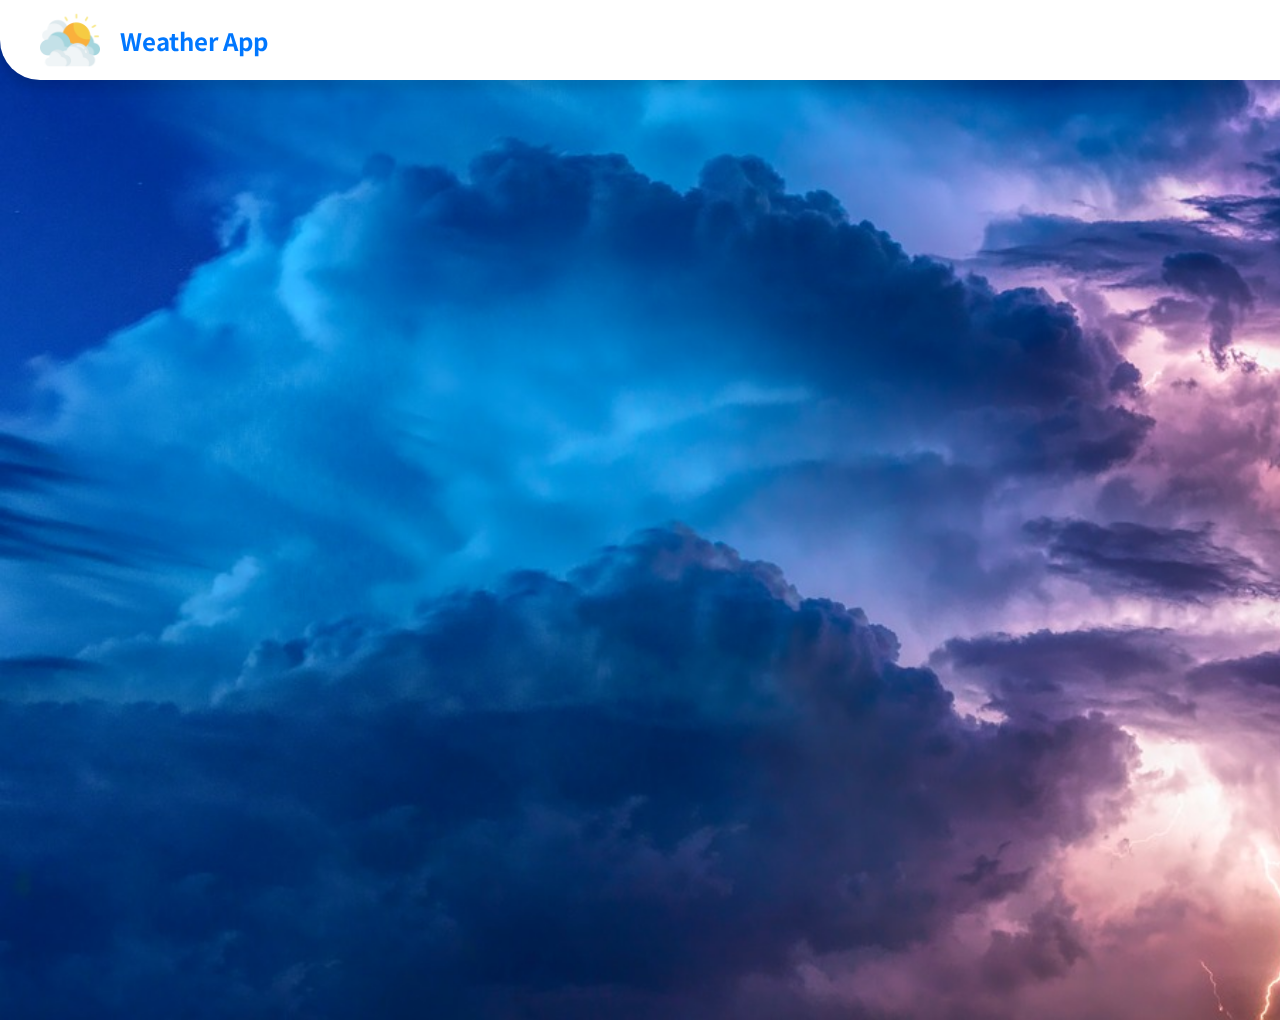
<file: index.html>
<!DOCTYPE html>
<html lang="en">
<head>
  <meta charset="UTF-8">
  <meta name="viewport" content="width=device-width, initial-scale=1.0">
  <meta http-equiv="X-UA-Compatible" content="ie=edge">
  <meta name="google-signin-client_id" content="583006918731-3np4gbiqndhphdgfl4gqbqoejpuv4avu.apps.googleusercontent.com">
  <title>Weather Hacktiv</title>
  <link rel="stylesheet" href="style.css">
  <script src="https://apis.google.com/js/platform.js" async defer></script>
</head>
<body>
  <div id="loading">
    <img src="images/loading.gif">
  </div>
  <div id="header">
    <div id="logo">
      <img src="images/cloudy.png">
      <h1>Weather App</h1>
    </div>
    <div id="tombol-login" class="g-signin2" data-onsuccess="onSignIn"></div>
    <div id="user-signin">
    </div>
  </div>

  <div id="content-container">

    <div id="form-container">
      
    </div>

    <div id="weather-container">

    </div>

  </div>
  <script
  src="https://code.jquery.com/jquery-3.4.1.min.js"
  integrity="sha256-CSXorXvZcTkaix6Yvo6HppcZGetbYMGWSFlBw8HfCJo="
  crossorigin="anonymous"></script>
  <script src="script.js"></script>
</body>
</html>
</file>
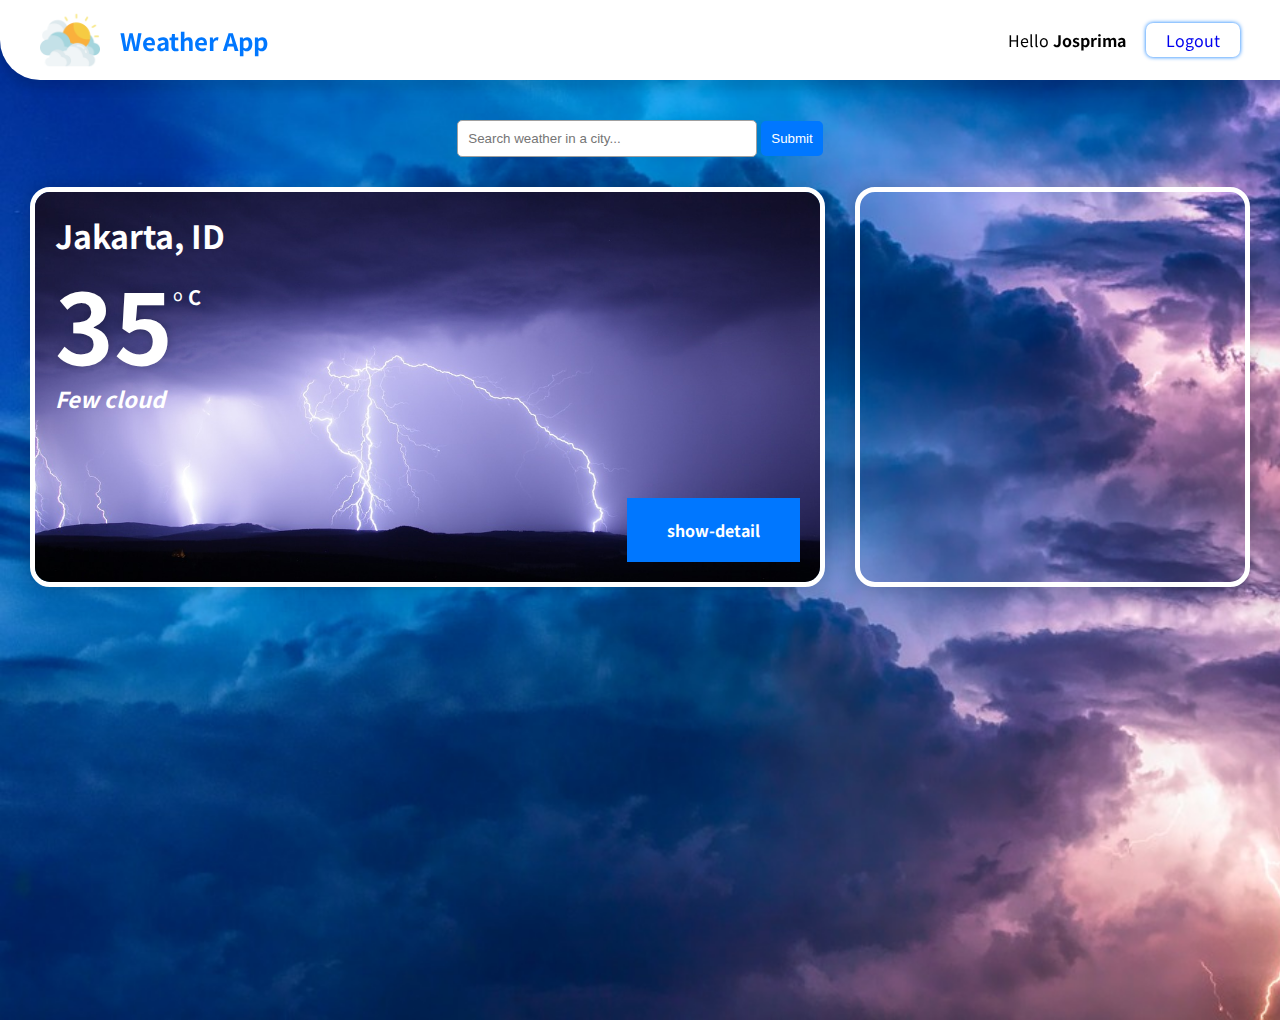
<file: dashboard.html>
<!DOCTYPE html>
<html lang="en">
<head>
  <meta charset="UTF-8">
  <meta name="viewport" content="width=device-width, initial-scale=1.0">
  <meta http-equiv="X-UA-Compatible" content="ie=edge">
  <meta name="google-signin-client_id" content="130387202707-9utg53mjof82qfnns8hrmptstvi3d0ds.apps.googleusercontent.com">
  <title>Weather Hacktiv</title>
  <link rel="stylesheet" href="style.css">
  <script src="https://apis.google.com/js/platform.js" async defer></script>
  <script
  src="https://code.jquery.com/jquery-3.4.1.min.js"
  integrity="sha256-CSXorXvZcTkaix6Yvo6HppcZGetbYMGWSFlBw8HfCJo="
  crossorigin="anonymous"></script>
</head>
<body>

  <div id="header">
    <div id="logo">
      <img src="images/cloudy.png">
      <h1>Weather App</h1>
    </div>
    <div id="user-signin">
      <p>Hello <b>Josprima</b> </p>
      <a href="#">Logout</a>
    </div>
  </div>

  <div id="detail-container">
    <div id="detail">
      <div id="detail-close">
        x
      </div>
    </div>
  </div>

  <div id="content-container">

    <form id="search-box">
      <input type="text" placeholder="Search weather in a city...">
      <button type="submit">Submit</button>
    </form>

    <div id="content">
      <div id="weather">
        <img src="images/flash-1455285_1280.jpg">
        <h1>Jakarta, ID</h1>
        <span id="temperature">
          <span>35</span>
          <span>o</span>
          <span>C</span>
        </span>
        <p>Few cloud</p>

        <div id="show-detail">
          show-detail
        </div>
      </div>

      <div id="air-quality">
        
      </div>

    </div>

  </div>
  <script src="script.js"></script>
</body>
</html>
</file>
<file: style.css>
@import url('https://fonts.googleapis.com/css?family=Noto+Sans+KR:400,700&display=swap');
*{
  margin: 0;
  padding: 0;
  box-sizing: border-box;
}
body{
  font-family: 'Noto Sans KR', sans-serif;
  background: url("images/thunderstorm-3625405_1280.jpg");
  background-repeat: no-repeat;
  background-size: cover;
  min-height: 100vh;
}
a{
  text-decoration: none;
}
#header{
  display: flex;
  align-items: center;
  background-color: #ffffff;
  padding: 10px 40px;
  border-radius: 0 0 0 40px;
  justify-content: space-between;
  box-shadow: 0px 10px 10px rgba(0,0,0,.1);
  position: fixed;
  top: 0;
  width: 100%;
  z-index: 100;
}
#logo{
  display: flex;
  align-items: center;
}
#logo img{
  height: 60px;
  margin-right: 20px;
}
#logo h1{
  font-size: 18pt;
  color: #0077ff;
}
#hero-container{
  position: relative;
}

#hero{
  position: absolute;
  top: 200px;
  left: 200px;
}
#hero h1{
  font-size: 60pt;
  color: #ffffff;
  text-shadow: 5px 0px 10px rgba(0,0,0,.1);
  line-height: 1;
  border-bottom: 1px solid white;
  padding-bottom: 45px;
}
#hero p{
  margin-top: 30px;
  color: #ffffff;
  text-shadow: 5px 0px 10px rgba(0,0,0,.1);
}
#user-signin{
  display: flex;
  align-items: center;
}
#user-signin img{
  width: 35px;
  border-radius: 5px;
  margin-right: 20px;
}
#user-signin p{
  margin-right: 20px;
}
#user-signin a{
  border-radius: 7px;
  padding: 5px 20px;
  box-shadow: 0px 0px 4px #0077ff;
}
#user-signin a:hover{
  box-shadow: 0px 0px 7px #0077ff;
}
#content-container{
  margin-top: 120px;
}

#search-box{
  margin: auto;
  text-align: center;
}
#search-box input{
  padding: 10px;
  width: 300px;
  border-radius: 5px;
  border: 1px solid #a0a0a0;
}
#search-box button{
  padding: 10px;
  border-radius: 5px;
  border: none;
  cursor: pointer;
  background-color: #0077ff;
  color: #ffffff;
}
#weather{
  margin-top: 30px;
  position: relative;
  height: 400px;
  overflow: hidden;
  border-radius: 20px;
  border: 5px solid #ffffff;
  box-shadow: 0px 0px 20px rgba(0,0,0,.2);
  margin-left: 30px;
  flex-grow: 1;
  flex-basis: 700px;
}

#weather img{
  width: 100%;
  position: absolute;
  top: 50%;
  transform: translateY(-50%);
}

#weather h1{
  position: absolute;
  top: 20px;
  left: 20px;
  color: #ffffff;
}
#weather p{
  position: absolute;
  color: #ffffff;
  font-style: italic;
  font-weight: bold;
  font-size: 22px;
  top: 190px;
  left: 20px;
}
#weather #temperature{
  position: absolute;
  top: 90px;
  left: 20px;
  color: #ffffff;
  display: flex;
  align-items: top;
  text-shadow: 0px 0px 10px rgba(0,0,0,.2);
}
#weather #temperature span:first-child{
  font-size: 100px;
  font-weight: bold;
  line-height: 80px;
}
#weather #temperature span:last-child{
  font-size: 20px;
  font-weight: bold;
  margin-left: 5px;
}
#weather #show-detail{
  background-color: #0077ff;
  color: #ffffff;
  position: absolute;
  bottom: 20px;
  right: 20px;
  padding: 20px 40px;
  cursor: pointer;
  font-weight: bold;
}
#content{
  display: flex;
}
#air-quality{
  margin-top: 30px;
  position: relative;
  flex-grow: 1;
  flex-basis: 300px;
  height: 400px;
  overflow: auto;
  border-radius: 20px;
  border: 5px solid #ffffff;
  box-shadow: 0px 0px 20px rgba(0,0,0,.2);
  margin-left: 30px;
  margin-right: 30px;
}
#air-quality{
  padding: 20px;
}
#air-quality h3{
  margin-top: 20px;
}
#air-quality p{
  font-style: italic;
  margin-top: 20px;
}
#detail-container{
  position: fixed;
  top: 0;
  left: 0;
  width: 100%;
  height: 100vh;
  background-color: rgba(0,0,0,.7);
  z-index: 200;
  display: none;
}
#detail{
  position: relative;
  width: 500px;
  height: 100vh;
  background-color: #0077ff;
  overflow: auto;
}
#detail-close{
  background-color: #ffffff;
  color: #0077ff;
  padding: 20px 30px;
  position: absolute;
  right: 0;
  font-weight: bold;
  font-size: 20px;
  cursor: pointer;
}
#loading{
  background-color: #ffffff;
  width: 200px;
  height: 50px;
  position: fixed;
  bottom: 20px;
  left: 50%;
  transform: translateX(-50%);
  display: none;
  overflow: hidden;
  z-index: 999;
  border-radius: 10px;
  box-shadow: 0px 10px 20px rgba(0,0,0,.2);
}
#loading img{
  width: 100%;
  position: absolute;
  top: 50%;
  left: 50%;
  transform: translate(-50%,-50%)
}
#detail-content{
  padding: 100px 30px;
}
#detail-content #map{
  border-radius: 5px;
  overflow: hidden;
  margin-top: 20px;
}
#tombol-login{
  position: absolute;
  right: 20px;
}
#detail-content table{
  border-collapse: collapse;
  margin: auto;
  min-width: 400px;
}
#detail-content table th,#detail-content table td{
  padding: 10px 20px;
}
#detail-content table th{
  background-color: rgb(238, 234, 222);
  width: 100px;
}
#detail-content table td{
  background-color: #ffffff;
}
</file>
